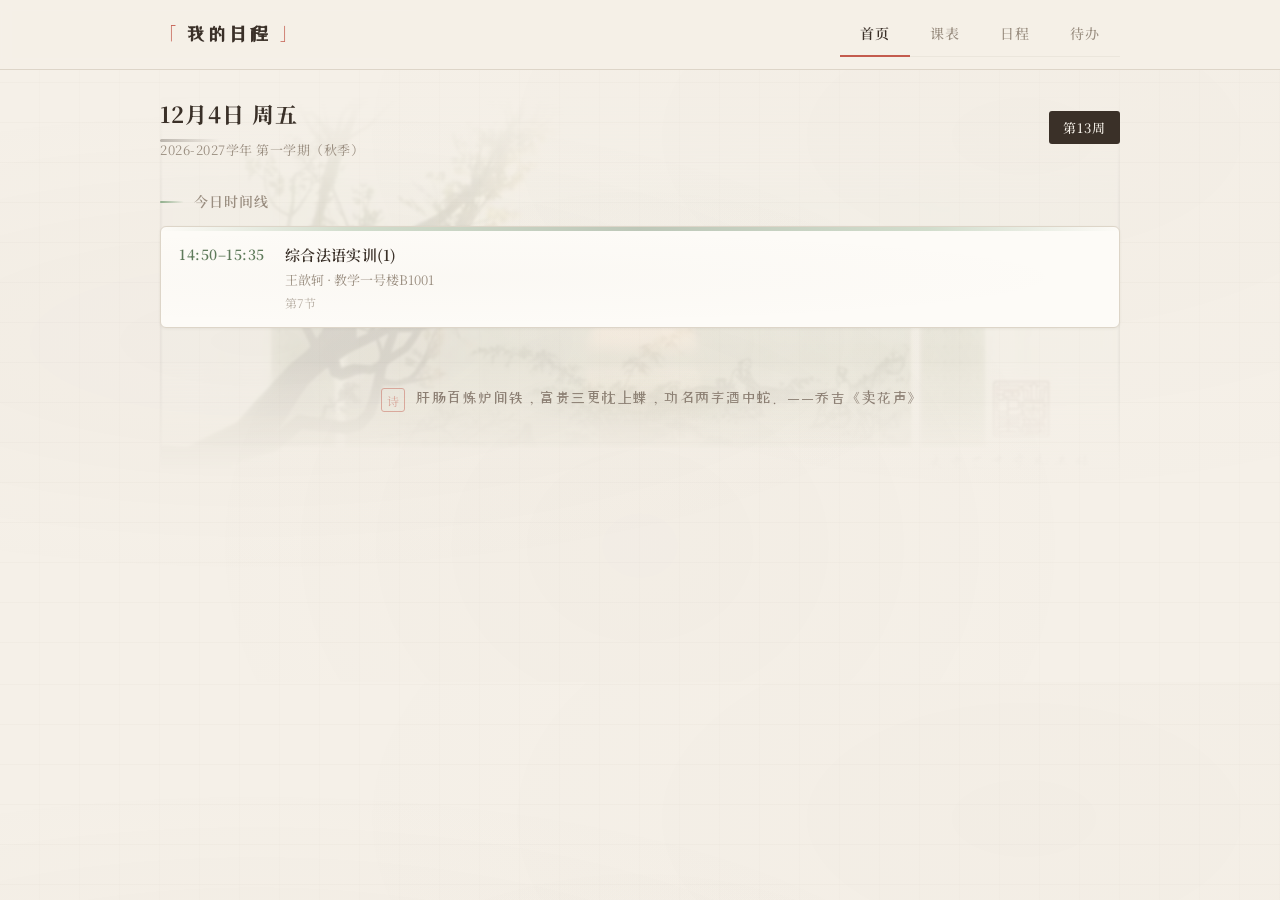
<file: index.html>
<!doctype html>
<html lang="zh-CN">
<head>
  <meta charset="utf-8">
  <meta name="viewport" content="width=device-width, initial-scale=1, viewport-fit=cover">
  <title>我的日程</title>
  <link rel="stylesheet" href="styles.css">
</head>
<body>
  <header class="topbar">
    <div class="topbar-inner">
      <h1 class="logo">我的日程</h1>
      <nav class="tabs" id="tabs">
        <button class="tab active" data-tab="home">首页</button>
        <button class="tab" data-tab="timetable">课表</button>
        <button class="tab" data-tab="todos">日程</button>
        <button class="tab" data-tab="checklist">待办</button>
      </nav>
    </div>
  </header>

  <main class="container">
    <section id="view-home" class="view active"></section>
    <section id="view-timetable" class="view"></section>
    <section id="view-todos" class="view"></section>
    <section id="view-checklist" class="view"></section>
  </main>

  <div id="modal" class="modal hidden" role="dialog" aria-modal="true">
    <div class="modal-mask" data-action="close-modal"></div>
    <div class="modal-card">
      <h2 id="modal-title">添加日程</h2>
      <form id="todo-form">
        <label>标题 <span class="req">*</span>
          <input name="title" maxlength="50" required placeholder="例如：法语小组讨论">
        </label>
        <label>日期 <span class="req">*</span>
          <input name="date" type="date" required>
        </label>
        <div class="row">
          <label>开始时间
            <input name="start" type="time">
          </label>
          <label>结束时间
            <input name="end" type="time">
          </label>
        </div>
        <label>地点
          <input name="location" maxlength="40" placeholder="可选">
        </label>
        <label>备注
          <textarea name="notes" rows="2" maxlength="200" placeholder="可选"></textarea>
        </label>
        <p id="form-error" class="form-error hidden"></p>
        <div class="modal-actions">
          <button type="button" class="btn ghost" data-action="close-modal">取消</button>
          <button type="submit" class="btn primary">保存</button>
        </div>
      </form>
    </div>
  </div>

  <div id="checklist-modal" class="modal hidden" role="dialog" aria-modal="true">
    <div class="modal-mask" data-action="close-checklist-modal"></div>
    <div class="modal-card">
      <h2 id="checklist-modal-title">添加待办</h2>
      <form id="checklist-form">
        <label>标题 <span class="req">*</span>
          <input name="title" maxlength="80" required placeholder="例如：买牛奶">
        </label>
        <p id="checklist-form-error" class="form-error hidden"></p>
        <div class="modal-actions">
          <button type="button" class="btn ghost" data-action="close-checklist-modal">取消</button>
          <button type="submit" class="btn primary">保存</button>
        </div>
      </form>
    </div>
  </div>

  <script src="js/data.js"></script>
  <script src="js/poems.js"></script>
  <script src="js/app.js"></script>
</body>
</html>
</file>
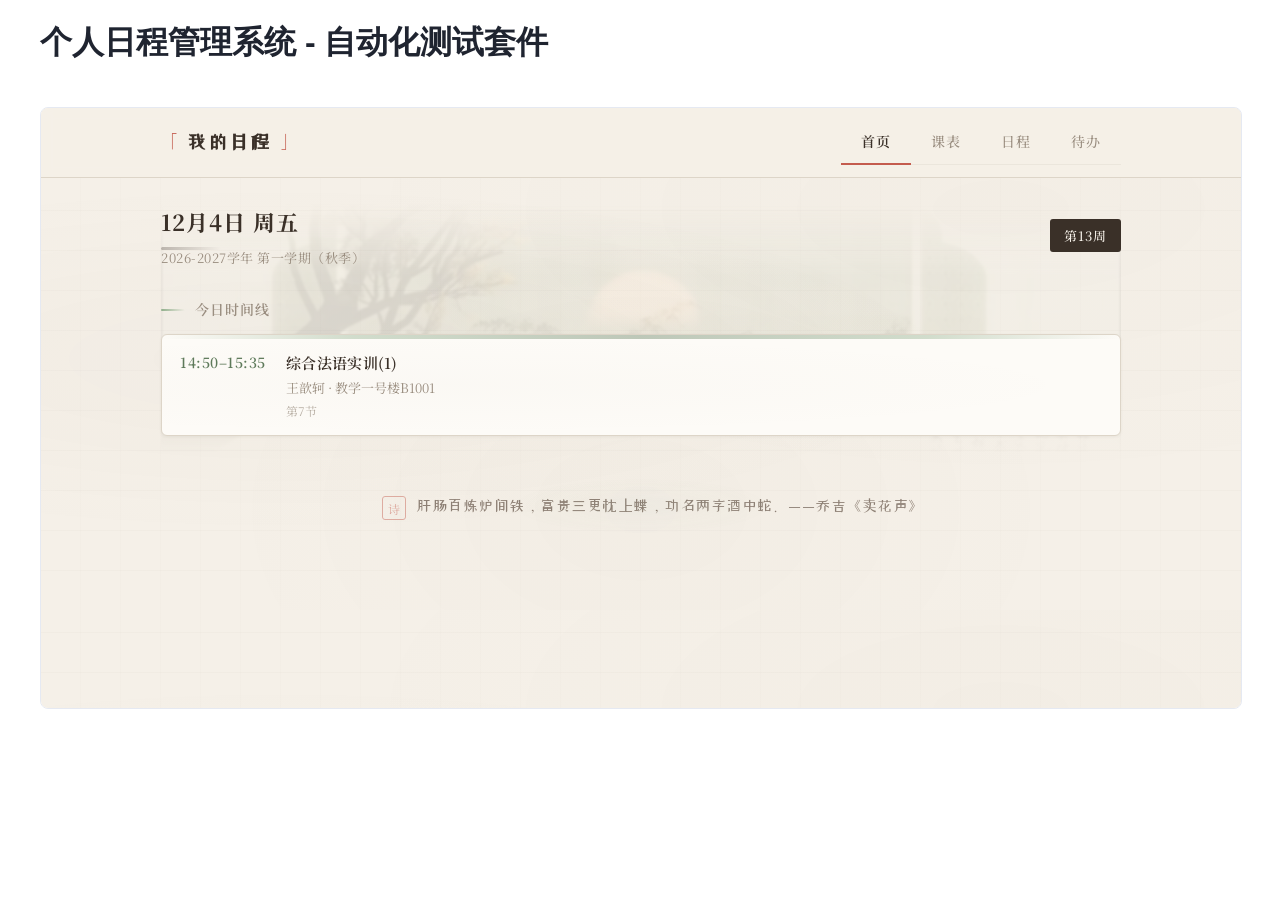
<file: tests/test.html>
<!DOCTYPE html>
<html lang="zh-CN">
<head>
  <meta charset="utf-8">
  <title>测试套件 - 个人日程管理系统</title>
  <style>
    body { font-family: -apple-system, sans-serif; max-width: 1200px; margin: 20px auto; padding: 0 20px; }
    h1 { color: #1f2430; }
    .test-section { margin: 20px 0; padding: 16px; border: 1px solid #e5e9f2; border-radius: 8px; }
    .test-section h2 { margin: 0 0 12px; font-size: 16px; color: #5b6472; }
    .test-result { padding: 8px 12px; margin: 6px 0; border-radius: 6px; font-size: 14px; }
    .pass { background: #dcfce7; color: #16a34a; }
    .fail { background: #fee2e2; color: #dc2626; }
    .summary { font-size: 18px; font-weight: 700; padding: 16px; border-radius: 8px; margin: 20px 0; }
    .summary.all-pass { background: #dcfce7; color: #16a34a; }
    .summary.has-fail { background: #fee2e2; color: #dc2626; }
    iframe { width: 100%; height: 600px; border: 1px solid #e5e9f2; border-radius: 8px; margin-top: 20px; }
  </style>
</head>
<body>
  <h1>个人日程管理系统 - 自动化测试套件</h1>
  <div id="results"></div>
  <div id="summary"></div>
  <iframe id="app-frame" src="../index.html"></iframe>

  <script>
    let hasRun = false;
    const results = [];
    const resultsDiv = document.getElementById('results');
    const summaryDiv = document.getElementById('summary');
    const appFrame = document.getElementById('app-frame');

    function log(testName, passed, details = '') {
      results.push({ testName, passed, details });
      const div = document.createElement('div');
      div.className = `test-result ${passed ? 'pass' : 'fail'}`;
      div.textContent = `${passed ? '✓' : '✗'} ${testName}${details ? ': ' + details : ''}`;
      resultsDiv.appendChild(div);
    }

    function safeTest(testName, fn) {
      try {
        fn();
      } catch (e) {
        log(testName, false, `异常: ${e.message}`);
      }
    }

    function addSection(title) {
      const section = document.createElement('div');
      section.className = 'test-section';
      section.innerHTML = `<h2>${title}</h2>`;
      resultsDiv.appendChild(section);
    }

    async function runTests() {
      if (hasRun) return;
      hasRun = true;

      await new Promise(resolve => setTimeout(resolve, 800));

      addSection('单元测试：核心函数');

      safeTest('weekOf: 2026-09-07 = 第1周', () => {
        const app = appFrame.contentWindow;
        if (app.weekOf(app.parseDate('2026-09-07')) !== 1) throw new Error('期望1');
        log('weekOf: 2026-09-07 = 第1周', true);
      });

      safeTest('weekOf: 2026-09-25 = 第3周', () => {
        const app = appFrame.contentWindow;
        if (app.weekOf(app.parseDate('2026-09-25')) !== 3) throw new Error('期望3');
        log('weekOf: 2026-09-25 = 第3周', true);
      });

      safeTest('weekOf: 2026-10-01 = 第4周', () => {
        const app = appFrame.contentWindow;
        if (app.weekOf(app.parseDate('2026-10-01')) !== 4) throw new Error('期望4');
        log('weekOf: 2026-10-01 = 第4周', true);
      });

      safeTest('dowOf: 2026-09-25 = 周五', () => {
        const app = appFrame.contentWindow;
        if (app.dowOf(app.parseDate('2026-09-25')) !== 5) throw new Error('期望5');
        log('dowOf: 2026-09-25 = 周五', true);
      });

      safeTest('holidayOf: 2026-09-25 = 中秋节', () => {
        const app = appFrame.contentWindow;
        if (app.holidayOf('2026-09-25') !== '中秋节') throw new Error('期望中秋节');
        log('holidayOf: 2026-09-25 = 中秋节', true);
      });

      safeTest('coursesOn(3,5): 第3周周五有2门课', () => {
        const app = appFrame.contentWindow;
        const courses = app.coursesOn(3, 5);
        if (courses.length !== 2) throw new Error(`期望2,实际${courses.length}`);
        log('coursesOn(3,5): 第3周周五有2门课', true);
      });

      addSection('验收标准测试（PRD 第9章）');

      // 标准1
      safeTest('标准1: 首页显示9月25日', () => {
        const doc = appFrame.contentDocument;
        const homeView = doc.querySelector('#view-home');
        const dateHeader = homeView.querySelector('.page-head h2').textContent;
        if (!dateHeader.includes('9月25日')) throw new Error('未包含9月25日');
        log('标准1: 首页显示9月25日', true);
      });

      safeTest('标准1: 显示第3周', () => {
        const doc = appFrame.contentDocument;
        const homeView = doc.querySelector('#view-home');
        const weekBadge = homeView.querySelector('.chip.week').textContent;
        if (weekBadge !== '第3周') throw new Error(`期望第3周,实际${weekBadge}`);
        log('标准1: 显示第3周', true);
      });

      safeTest('标准1: 存在橙色停课横幅', () => {
        const doc = appFrame.contentDocument;
        const homeView = doc.querySelector('#view-home');
        const banner = homeView.querySelector('.banner.holiday');
        if (!banner) throw new Error('无横幅');
        if (!banner.textContent.includes('中秋节')) throw new Error('横幅不含中秋节');
        log('标准1: 存在橙色停课横幅', true);
      });

      safeTest('标准1: 时间线无课程条目', () => {
        const doc = appFrame.contentDocument;
        const homeView = doc.querySelector('#view-home');
        const timelineItems = homeView.querySelectorAll('.timeline .tl-item');
        if (timelineItems.length !== 0) throw new Error(`期望0,实际${timelineItems.length}`);
        log('标准1: 时间线无课程条目', true);
      });

      // 标准5
      safeTest('标准5: 切换到课表', () => {
        const app = appFrame.contentWindow;
        app.switchTab('timetable');
        log('标准5: 切换到课表', true);
      });

      safeTest('标准5: 课表默认第3周', () => {
        const doc = appFrame.contentDocument;
        const ttView = doc.querySelector('#view-timetable');
        const weekLabel = ttView.querySelector('.week-label').textContent;
        if (!weekLabel.includes('第3周')) throw new Error(`期望第3周,实际${weekLabel}`);
        log('标准5: 课表默认第3周', true);
      });

      safeTest('标准5: 第3周周五有2张课程卡片', () => {
        const doc = appFrame.contentDocument;
        const ttView = doc.querySelector('#view-timetable');
        const courseCards = ttView.querySelectorAll('.course-card');
        const friCards = Array.from(courseCards).filter(c => c.style.gridColumn === '6');
        if (friCards.length !== 2) throw new Error(`期望2,实际${friCards.length}`);
        log('标准5: 第3周周五有2张课程卡片', true);
      });

      safeTest('标准5: 周五包含习思想', () => {
        const doc = appFrame.contentDocument;
        const ttView = doc.querySelector('#view-timetable');
        const courseCards = ttView.querySelectorAll('.course-card');
        const friCards = Array.from(courseCards).filter(c => c.style.gridColumn === '6');
        const hasXi = friCards.some(c => c.querySelector('.c-name').textContent.includes('习近平'));
        if (!hasXi) throw new Error('无习思想');
        log('标准5: 周五包含习思想', true);
      });

      safeTest('标准5: 第3周周二包含大学计算机基础', () => {
        const doc = appFrame.contentDocument;
        const ttView = doc.querySelector('#view-timetable');
        const courseCards = ttView.querySelectorAll('.course-card');
        const tueCards = Array.from(courseCards).filter(c => c.style.gridColumn === '3');
        const hasComputer = tueCards.some(c => c.querySelector('.c-name').textContent.includes('大学计算机基础'));
        if (!hasComputer) throw new Error('无计算机基础');
        log('标准5: 第3周周二包含大学计算机基础', true);
      });

      // 标准6
      safeTest('标准6: 切换到第4周', () => {
        const app = appFrame.contentWindow;
        app.state.ttWeek = 4;
        app.renderTimetable();
        log('标准6: 切换到第4周', true);
      });

      safeTest('标准6: 第4周周五有1张课程卡片', () => {
        const doc = appFrame.contentDocument;
        const ttView = doc.querySelector('#view-timetable');
        const courseCards = ttView.querySelectorAll('.course-card');
        const friCards = Array.from(courseCards).filter(c => c.style.gridColumn === '6');
        if (friCards.length !== 1) throw new Error(`期望1,实际${friCards.length}`);
        log('标准6: 第4周周五有1张课程卡片', true);
      });

      safeTest('标准6: 第4周周三无心理健康', () => {
        const doc = appFrame.contentDocument;
        const ttView = doc.querySelector('#view-timetable');
        const courseCards = ttView.querySelectorAll('.course-card');
        const wedCards = Array.from(courseCards).filter(c => c.style.gridColumn === '4');
        const hasMental = wedCards.some(c => c.querySelector('.c-name').textContent.includes('心理健康'));
        if (hasMental) throw new Error('仍有心理健康');
        log('标准6: 第4周周三无心理健康', true);
      });

      safeTest('标准6: 切换到第10周', () => {
        const app = appFrame.contentWindow;
        app.state.ttWeek = 10;
        app.renderTimetable();
        log('标准6: 切换到第10周', true);
      });

      safeTest('标准6: 第10周周一无法国歌剧史', () => {
        const doc = appFrame.contentDocument;
        const ttView = doc.querySelector('#view-timetable');
        const courseCards = ttView.querySelectorAll('.course-card');
        const monCards = Array.from(courseCards).filter(c => c.style.gridColumn === '2');
        const hasOpera = monCards.some(c => c.querySelector('.c-name').textContent.includes('法国歌剧史'));
        if (hasOpera) throw new Error('仍有法国歌剧史');
        log('标准6: 第10周周一无法国歌剧史', true);
      });

      safeTest('标准6: 第10周周二无计算机基础', () => {
        const doc = appFrame.contentDocument;
        const ttView = doc.querySelector('#view-timetable');
        const courseCards = ttView.querySelectorAll('.course-card');
        const tueCards = Array.from(courseCards).filter(c => c.style.gridColumn === '3');
        const hasComputer = tueCards.some(c => c.querySelector('.c-name').textContent.includes('大学计算机基础'));
        if (hasComputer) throw new Error('仍有计算机基础');
        log('标准6: 第10周周二无计算机基础', true);
      });

      // 标准8
      safeTest('标准8: 切换到第3周并检查网格', () => {
        const app = appFrame.contentWindow;
        app.state.ttWeek = 3;
        app.renderTimetable();
        const doc = appFrame.contentDocument;
        const ttView = doc.querySelector('#view-timetable');
        const grid = ttView.querySelector('.tt-grid');
        if (!grid) throw new Error('无网格');
        log('标准8: 存在桌面网格', true);
      });

      safeTest('标准8: 网格有6列', () => {
        const doc = appFrame.contentDocument;
        const ttView = doc.querySelector('#view-timetable');
        const grid = ttView.querySelector('.tt-grid');
        // Check CSS rule
        const sheets = doc.styleSheets;
        let gridRule = null;
        for (const sheet of sheets) {
          try {
            for (const rule of sheet.cssRules) {
              if (rule.selectorText === '.tt-grid') {
                gridRule = rule;
                break;
              }
            }
          } catch (e) {}
        }
        if (gridRule) {
          const cols = gridRule.style.gridTemplateColumns;
          // Parse: "56px repeat(5, 1fr)" means 1 + 5 = 6 columns
          const hasRepeat = cols.match(/repeat\((\d+)/);
          let colCount = 0;
          if (hasRepeat) {
            const repeatCount = parseInt(hasRepeat[1]);
            const beforeRepeat = cols.split('repeat')[0].trim();
            const beforeCount = beforeRepeat ? beforeRepeat.split(/\s+/).filter(s => s && !s.startsWith('repeat')).length : 0;
            colCount = beforeCount + repeatCount;
          } else {
            colCount = cols.split(/\s+/).filter(s => s && !s.startsWith('repeat')).length;
          }
          if (colCount !== 6) throw new Error(`期望6列,实际${colCount} (CSS: ${cols})`);
          log('标准8: 网格有6列', true);
        } else {
          throw new Error('未找到.tt-grid CSS规则');
        }
      });

      // 标准10
      safeTest('标准10: 切换到首页检查主题色', () => {
        const app = appFrame.contentWindow;
        app.switchTab('home');
        log('标准10: 切换到首页', true);
      });

      safeTest('标准10: 选中页签文字为主题色', () => {
        const app = appFrame.contentWindow;
        const doc = appFrame.contentDocument;
        const activeTab = doc.querySelector('.tab.active');
        const tabColor = app.getComputedStyle(activeTab).color;
        const isPrimary = tabColor.includes('143, 174, 139') || tabColor.includes('94, 122, 90') || tabColor.includes('58, 48, 40');
        if (!isPrimary) throw new Error(`颜色不是主题色: ${tabColor}`);
        log('标准10: 选中页签文字为主题色', true);
      });

      safeTest('标准10: 课程卡片边框为主题色', () => {
        const app = appFrame.contentWindow;
        app.switchTab('timetable');
        const doc = appFrame.contentDocument;
        const courseCard = doc.querySelector('.course-card');
        if (!courseCard) throw new Error('无课程卡片');
        const borderColor = app.getComputedStyle(courseCard).borderColor;
        const isPrimary = borderColor.includes('143, 174, 139') || borderColor.includes('94, 122, 90') || borderColor.includes('255, 183, 197');
        if (!isPrimary) throw new Error(`颜色不是主题色: ${borderColor}`);
        log('标准10: 课程卡片边框为主题色', true);
      });

      // 标准11：清空数据后重进
      safeTest('标准11: 清空localStorage并重载', () => {
        const app = appFrame.contentWindow;
        app.localStorage.clear();
        app.location.reload();
        log('标准11: 清空localStorage并重载', true);
      });

      // 等待重载完成
      await new Promise(resolve => {
        const handler = () => {
          appFrame.removeEventListener('load', handler);
          setTimeout(resolve, 1000);
        };
        appFrame.addEventListener('load', handler);
      });

      safeTest('标准11: 日程为空态文案', () => {
        const app = appFrame.contentWindow;
        const doc = appFrame.contentDocument;
        app.switchTab('todos');
        const todosView = doc.querySelector('#view-todos');
        const emptyMsg = todosView.querySelector('.empty');
        if (!emptyMsg) throw new Error('无空态');
        if (!emptyMsg.textContent.includes('还没有日程')) throw new Error('空态文案不正确');
        log('标准11: 日程为空态文案', true);
      });

      safeTest('标准11: 课表仍有课程', () => {
        const app = appFrame.contentWindow;
        const doc = appFrame.contentDocument;
        app.switchTab('timetable');
        const reloadedCourses = doc.querySelectorAll('.course-card');
        if (reloadedCourses.length === 0) throw new Error('课表无课程');
        log('标准11: 课表仍有课程', true);
      });

      // 待办打勾模块测试
      addSection('待办打勾模块测试');

      safeTest('待办: 切换到待办页签', () => {
        const app = appFrame.contentWindow;
        app.switchTab('checklist');
        log('待办: 切换到待办页签', true);
      });

      safeTest('待办: 空态显示正确文案', () => {
        const doc = appFrame.contentDocument;
        const view = doc.querySelector('#view-checklist');
        const emptyMsg = view.querySelector('.empty');
        if (!emptyMsg) throw new Error('无空态');
        if (!emptyMsg.textContent.includes('还没有待办')) throw new Error('空态文案不正确');
        log('待办: 空态显示正确文案', true);
      });

      safeTest('待办: 存在添加按钮', () => {
        const doc = appFrame.contentDocument;
        const view = doc.querySelector('#view-checklist');
        const addBtn = view.querySelector('[data-action="add-checklist"]');
        if (!addBtn) throw new Error('无添加按钮');
        log('待办: 存在添加按钮', true);
      });

      safeTest('待办: 添加待办项', () => {
        const app = appFrame.contentWindow;
        app.state.checklist.push({ id: app.uid(), done: false, title: '测试待办' });
        app.saveChecklist();
        app.renderChecklist();
        const doc = appFrame.contentDocument;
        const items = doc.querySelectorAll('#view-checklist .todo-item');
        if (items.length !== 1) throw new Error(`期望1,实际${items.length}`);
        log('待办: 添加待办项', true);
      });

      safeTest('待办: 待办标题正确显示', () => {
        const doc = appFrame.contentDocument;
        const title = doc.querySelector('#view-checklist .todo-title');
        if (!title || title.textContent !== '测试待办') throw new Error('标题不正确');
        log('待办: 待办标题正确显示', true);
      });

      safeTest('待办: 勾选完成', () => {
        const app = appFrame.contentWindow;
        const item = app.state.checklist[0];
        item.done = true;
        app.saveChecklist();
        app.renderChecklist();
        const doc = appFrame.contentDocument;
        const cb = doc.querySelector('#view-checklist input[type="checkbox"]');
        if (!cb || !cb.checked) throw new Error('未勾选');
        const listItem = doc.querySelector('#view-checklist .todo-item');
        if (!listItem.classList.contains('done')) throw new Error('无done样式');
        log('待办: 勾选完成', true);
      });

      safeTest('待办: 删除待办项', () => {
        const app = appFrame.contentWindow;
        app.state.checklist = [];
        app.saveChecklist();
        app.renderChecklist();
        const doc = appFrame.contentDocument;
        const items = doc.querySelectorAll('#view-checklist .todo-item');
        if (items.length !== 0) throw new Error(`期望0,实际${items.length}`);
        const emptyMsg = doc.querySelector('#view-checklist .empty');
        if (!emptyMsg) throw new Error('删除后无空态');
        log('待办: 删除待办项', true);
      });

      safeTest('待办: 待办项无时间/地点字段', () => {
        const app = appFrame.contentWindow;
        app.state.checklist.push({ id: app.uid(), done: false, title: '无时间待办' });
        app.saveChecklist();
        app.renderChecklist();
        const doc = appFrame.contentDocument;
        const meta = doc.querySelector('#view-checklist .todo-meta');
        if (meta) throw new Error('不应有时间/地点字段');
        app.state.checklist = [];
        app.saveChecklist();
        app.renderChecklist();
        log('待办: 待办项无时间/地点字段', true);
      });

      // 汇总
      const passed = results.filter(r => r.passed).length;
      const total = results.length;
      summaryDiv.className = `summary ${passed === total ? 'all-pass' : 'has-fail'}`;
      summaryDiv.textContent = `测试完成：${passed}/${total} 通过${passed < total ? ` (${total - passed} 失败)` : ''}`;
    }

    appFrame.addEventListener('load', () => {
      setTimeout(runTests, 500);
    });
  </script>
</body>
</html>
</file>
<file: styles.css>
@import url('https://fonts.googleapis.com/css2?family=Noto+Serif+SC:wght@400;500;600;700&family=ZCOOL+XiaoWei&display=swap');

:root {
  --primary: #8FAE8B;
  --primary-deep: #5E7A5A;
  --primary-soft: #E8F0E6;
  --ink: #3A3028;
  --ink-light: #6B5B4F;
  --vermillion: #C45C4E;
  --vermillion-soft: #F5E6E3;
  --paper: #F5F0E8;
  --paper-warm: #FAF7F2;
  --card: #FDFBF7;
  --text: #3A3028;
  --dim: #9A8E80;
  --line: #DDD5C8;
  --line-light: #EBE6DC;
  --amber: #C49A5C;
  --amber-soft: #F5EDD8;
  --radius: 6px;
  --radius-sm: 4px;
  --shadow: 0 1px 3px rgba(58,48,40,0.06);
  --shadow-sm: 0 1px 2px rgba(58,48,40,0.04);
  --ease: cubic-bezier(0.25, 0.1, 0.25, 1);
}

* { box-sizing: border-box; }
html, body { margin: 0; }
body {
  background-color: var(--paper);
  background-image:
    repeating-linear-gradient(
      0deg,
      transparent,
      transparent 39px,
      rgba(58,48,40,0.018) 39px,
      rgba(58,48,40,0.018) 40px
    ),
    repeating-linear-gradient(
      90deg,
      transparent,
      transparent 39px,
      rgba(58,48,40,0.012) 39px,
      rgba(58,48,40,0.012) 40px
    ),
    radial-gradient(ellipse at 20% 50%, rgba(139,119,90,0.03) 0%, transparent 50%),
    radial-gradient(ellipse at 80% 20%, rgba(139,119,90,0.02) 0%, transparent 50%),
    radial-gradient(ellipse at 50% 80%, rgba(139,119,90,0.025) 0%, transparent 50%);
  color: var(--text);
  font-family: 'Noto Serif SC', 'ZCOOL XiaoWei', 'PingFang SC', 'Microsoft YaHei', serif;
  font-size: 15px;
  line-height: 1.8;
  -webkit-font-smoothing: antialiased;
}
button { font: inherit; cursor: pointer; }
h1, h2, h3 { margin: 0; font-weight: 600; }
ul { margin: 0; padding: 0; list-style: none; }

/* ===== 顶栏 ===== */
.topbar {
  position: sticky; top: 0; z-index: 20;
  background: rgba(245, 240, 232, 0.96);
  border-bottom: 1px solid var(--line);
  backdrop-filter: blur(6px);
}
.topbar-inner {
  max-width: 1000px; margin: 0 auto; padding: 12px 20px;
  display: flex; align-items: center; justify-content: space-between; gap: 16px;
}
.logo {
  font-size: 19px; font-weight: 700; color: var(--ink);
  letter-spacing: 2px;
  font-family: 'ZCOOL XiaoWei', 'Noto Serif SC', serif;
}
.logo::before { content: '「 '; color: var(--vermillion); font-weight: 400; }
.logo::after { content: ' 」'; color: var(--vermillion); font-weight: 400; }
.tabs {
  display: flex; gap: 0; border-bottom: 1px solid var(--line-light);
  position: relative;
}
.tab {
  border: 0; background: transparent; color: var(--dim);
  padding: 8px 20px; border-radius: 0;
  font-weight: 500; font-size: 14px; letter-spacing: 1px;
  transition: color 250ms var(--ease);
  min-height: 44px; min-width: 44px;
  position: relative;
}
.tab::after {
  content: '';
  position: absolute; bottom: -1px; left: 50%; width: 0; height: 2px;
  background: var(--vermillion);
  transition: width 250ms var(--ease), left 250ms var(--ease);
}
.tab:hover { color: var(--ink); }
.tab.active { color: var(--ink); font-weight: 600; }
.tab.active::after { width: 100%; left: 0; }

.container { max-width: 1000px; margin: 0 auto; padding: 24px 20px 48px; }
.view { display: none; }
.view.active { display: block; }

/* 首页水墨背景 */
#view-home {
  position: relative;
  min-height: 60vh;
}
#view-home::before {
  content: '';
  position: absolute;
  top: 0;
  left: 0;
  right: 0;
  bottom: 0;
  background-image: url('../images/ink-bg.jpg');
  background-size: cover;
  background-position: center 75%;
  background-repeat: no-repeat;
  opacity: 0.12;
  pointer-events: none;
  z-index: 0;
  -webkit-mask-image: linear-gradient(to bottom, transparent 0%, black 20%, black 50%, transparent 70%);
  mask-image: linear-gradient(to bottom, transparent 0%, black 20%, black 50%, transparent 70%);
  filter: blur(1px);
}
#view-home > * {
  position: relative;
  z-index: 1;
}

/* 水墨笔触装饰 */
.ink-stroke {
  position: relative;
}
.ink-stroke::after {
  content: '';
  position: absolute;
  bottom: -8px;
  left: 0;
  width: 60px;
  height: 3px;
  background: linear-gradient(90deg, var(--ink) 0%, transparent 100%);
  opacity: 0.3;
  border-radius: 2px;
}

.page-head {
  display: flex; align-items: center; justify-content: space-between;
  gap: 12px; margin-bottom: 24px; flex-wrap: wrap;
}
.page-head h2 {
  font-size: 22px; font-weight: 700; color: var(--ink);
  letter-spacing: 1px;
}
.sub { color: var(--dim); font-size: 13px; margin-top: 4px; letter-spacing: 0.5px; }
.sec-title {
  font-size: 14px; color: var(--dim); font-weight: 600;
  margin: 28px 0 12px; display: flex; align-items: center; gap: 10px;
  letter-spacing: 1px;
}
.sec-title::before {
  content: '';
  display: inline-block; width: 24px; height: 2px;
  background: linear-gradient(90deg, var(--primary) 0%, transparent 100%);
  border-radius: 1px;
}

/* ===== 通用组件 ===== */
.btn {
  border: 1px solid var(--line); background: var(--card); color: var(--text);
  border-radius: var(--radius); padding: 8px 18px; font-weight: 500;
  font-size: 14px; letter-spacing: 0.5px;
  transition: all 200ms var(--ease);
  min-height: 44px; min-width: 44px;
}
.btn:hover { border-color: var(--primary); color: var(--primary-deep); }
.btn:active { background: var(--paper); }
.btn.primary {
  background: var(--primary); border-color: var(--primary-deep);
  color: #fff;
}
.btn.primary:hover { background: var(--primary-deep); }
.btn.primary:active { background: #4E6A4A; }
.btn.ghost { background: transparent; color: var(--dim); border-color: transparent; }
.btn.ghost:hover { color: var(--ink); border-color: var(--line); }
.btn.icon {
  padding: 6px 10px; border-radius: var(--radius-sm);
  line-height: 1.2; font-size: 16px;
  min-height: 44px; min-width: 44px;
}
.btn.danger { color: var(--vermillion); }
.btn.danger:hover { background: var(--vermillion-soft); }

.chip {
  display: inline-block; font-size: 12px; font-weight: 500;
  padding: 2px 10px; border-radius: 3px;
  background: var(--primary-soft); color: var(--primary-deep);
  margin-left: 8px; vertical-align: 1px; letter-spacing: 0.5px;
}
.chip.week {
  margin: 0; font-size: 13px; padding: 5px 14px;
  background: var(--ink); color: var(--paper); letter-spacing: 1px;
}
.chip.now { background: var(--primary-soft); color: var(--primary-deep); }
.chip.next { background: var(--amber-soft); color: var(--amber); }
.chip.overdue { background: var(--vermillion-soft); color: var(--vermillion); }

.banner {
  background: var(--card);
  background-image: radial-gradient(ellipse at 50% 50%, rgba(139,119,90,0.015) 0%, transparent 70%);
  border: 1px solid var(--line);
  border-radius: var(--radius); padding: 12px 18px;
  color: var(--dim); margin-bottom: 8px;
  box-shadow: var(--shadow-sm);
}
.banner.holiday {
  background: var(--vermillion-soft); border-color: #D4A8A0; color: var(--vermillion);
}
.empty {
  background: var(--card);
  background-image: radial-gradient(ellipse at 50% 50%, rgba(139,119,90,0.02) 0%, transparent 70%);
  border: 1px dashed var(--line);
  border-radius: var(--radius); padding: 40px 16px;
  text-align: center; color: var(--dim);
  font-size: 14px; letter-spacing: 0.5px;
}
.empty::before {
  content: '○';
  display: block; font-size: 24px; margin-bottom: 12px;
  color: var(--line); font-weight: 300;
}

/* ===== 首页时间线 ===== */
.timeline {
  background: var(--card);
  background-image: radial-gradient(ellipse at 30% 50%, rgba(139,119,90,0.02) 0%, transparent 70%);
  border: 1px solid var(--line);
  border-radius: var(--radius); overflow: hidden;
  box-shadow: var(--shadow);
  position: relative;
}
.timeline::before {
  content: '';
  position: absolute;
  top: 0;
  left: 0;
  right: 0;
  height: 4px;
  background: linear-gradient(90deg, 
    transparent 0%, 
    var(--primary) 20%, 
    var(--primary-deep) 50%, 
    var(--primary) 80%, 
    transparent 100%);
  opacity: 0.4;
}
.tl-item {
  display: flex; gap: 14px; padding: 14px 18px;
  border-top: 1px solid var(--line-light);
  transition: background 200ms var(--ease);
}
.tl-item:first-child { border-top: 0; }
.tl-item:hover { background: var(--paper-warm); }
.tl-time {
  width: 92px; flex: none; font-variant-numeric: tabular-nums;
  font-weight: 600; color: var(--primary-deep); font-size: 14px;
  padding-top: 1px; letter-spacing: 0.5px;
}
.tl-title { font-weight: 600; letter-spacing: 0.3px; }
.tl-meta { font-size: 13px; color: var(--dim); }
.tl-meta.dim { font-size: 12px; color: var(--dim); opacity: 0.7; }
.tl-item.done .tl-title { text-decoration: line-through; color: var(--dim); }
.tl-item.todo { background: var(--paper-warm); }

/* ===== 课表 ===== */
.week-nav { display: flex; align-items: center; gap: 10px; }
.week-label {
  text-align: center; font-weight: 700; font-size: 18px;
  min-width: 140px; color: var(--ink); letter-spacing: 1px;
}
.week-label .sub { display: block; font-weight: 400; font-size: 12px; color: var(--dim); letter-spacing: 0.5px; }

.tt-desktop { display: block; }
.tt-mobile { display: none; }
.tt-grid {
  display: grid; grid-template-columns: 56px repeat(5, 1fr);
  grid-auto-rows: 52px; gap: 4px; background: var(--card);
  border: 1px solid var(--line); border-radius: var(--radius);
  padding: 12px; box-shadow: var(--shadow);
}
.tt-corner { grid-column: 1; grid-row: 1; }
.tt-dayhead {
  grid-row: 1; display: flex; align-items: center; justify-content: center;
  font-weight: 600; color: var(--dim); border-radius: var(--radius-sm);
  font-size: 14px; letter-spacing: 1px;
}
.tt-dayhead.today { color: var(--vermillion); background: var(--vermillion-soft); }
.tt-period {
  grid-column: 1; display: flex; flex-direction: column;
  align-items: center; justify-content: center;
  color: var(--dim); font-size: 12px;
}
.tt-period b { font-size: 13px; color: var(--text); }
.course-card {
  background: var(--primary-soft);
  border-left: 3px solid var(--primary);
  border-radius: var(--radius); padding: 7px 9px; overflow: hidden; min-height: 0;
  transition: opacity 200ms var(--ease);
  position: relative;
}
.course-card::after {
  content: '';
  position: absolute;
  top: 0;
  right: 0;
  width: 20px;
  height: 20px;
  background: radial-gradient(circle at top right, var(--primary) 0%, transparent 70%);
  opacity: 0.15;
}
.course-card:hover { opacity: 0.85; }
.c-name { font-weight: 600; font-size: 13px; line-height: 1.4; color: var(--ink); letter-spacing: 0.3px; }
.c-meta { font-size: 12px; color: var(--dim); }
.c-meta.dim { color: var(--dim); opacity: 0.6; }

.day-tabs { display: flex; gap: 4px; margin-bottom: 16px; }
.day-tab {
  flex: 1; border: 1px solid var(--line); background: var(--card);
  border-radius: var(--radius); padding: 10px 0;
  color: var(--dim); font-weight: 500; font-size: 14px;
  transition: all 200ms var(--ease);
  min-height: 44px; letter-spacing: 1px;
}
.day-tab:hover { border-color: var(--primary); color: var(--primary-deep); }
.day-tab:active { background: var(--paper); }
.day-tab.active {
  background: var(--primary); border-color: var(--primary-deep);
  color: #fff;
}
.day-list { display: flex; flex-direction: column; gap: 10px; }
.day-item {
  display: flex; gap: 12px; background: var(--card);
  border: 1px solid var(--line); border-radius: var(--radius);
  padding: 14px 16px; box-shadow: var(--shadow-sm);
}
.d-time {
  width: 88px; flex: none; font-weight: 600;
  color: var(--primary-deep); font-variant-numeric: tabular-nums;
  letter-spacing: 0.5px;
}
.d-time .dim { display: block; color: var(--dim); font-weight: 400; font-size: 12px; }

/* ===== 日程 / 待办 ===== */
.todo-list {
  background: var(--card);
  background-image: radial-gradient(ellipse at 70% 30%, rgba(139,119,90,0.02) 0%, transparent 70%);
  border: 1px solid var(--line);
  border-radius: var(--radius); overflow: hidden;
  box-shadow: var(--shadow);
}
.todo-item {
  display: flex; align-items: flex-start; gap: 12px;
  padding: 14px 16px; border-top: 1px solid var(--line-light);
  transition: background 200ms var(--ease);
}
.todo-item:first-child { border-top: 0; }
.todo-item:hover { background: var(--paper-warm); }
.todo-item input[type="checkbox"] {
  width: 18px; height: 18px; margin-top: 4px;
  accent-color: var(--primary); flex: none;
  cursor: pointer; border-radius: 3px;
}
.todo-body { flex: 1; min-width: 0; }
.todo-title { font-weight: 600; letter-spacing: 0.3px; }
.todo-item.done .todo-title { text-decoration: line-through; color: var(--dim); }
.todo-meta { font-size: 13px; color: var(--dim); display: flex; gap: 6px; flex-wrap: wrap; }
.todo-notes { font-size: 13px; color: var(--ink-light); margin-top: 4px; white-space: pre-wrap; opacity: 0.8; }
.todo-actions { display: flex; gap: 4px; }

/* ===== 弹窗 ===== */
.modal {
  position: fixed; inset: 0; z-index: 50;
  display: flex; align-items: center; justify-content: center; padding: 16px;
}
.modal.hidden { display: none; }
.modal-mask { position: absolute; inset: 0; background: rgba(58, 48, 40, 0.2); }
.modal-card {
  position: relative; background: var(--card);
  border: 1px solid var(--line); border-radius: var(--radius);
  width: 100%; max-width: 440px; padding: 24px;
  box-shadow: 0 8px 32px rgba(58, 48, 40, 0.1);
  max-height: 90vh; overflow: auto;
  animation: modalFade 300ms var(--ease);
}
@keyframes modalFade {
  from { opacity: 0; transform: translateY(8px); }
  to { opacity: 1; transform: translateY(0); }
}
.modal-card h2 {
  font-size: 18px; font-weight: 700; margin-bottom: 18px;
  color: var(--ink); letter-spacing: 1px;
}
.modal-card h2::before { content: '◇ '; color: var(--primary); font-size: 14px; }
#todo-form label, #checklist-form label {
  display: block; font-size: 13px; font-weight: 500;
  color: var(--ink-light); margin-bottom: 14px; letter-spacing: 0.5px;
}
#todo-form input, #todo-form textarea,
#checklist-form input, #checklist-form textarea {
  display: block; width: 100%; margin-top: 6px;
  padding: 10px 12px; border: 1px solid var(--line);
  border-radius: var(--radius-sm); font: inherit;
  background: var(--paper-warm); color: var(--text);
  transition: border-color 200ms var(--ease), box-shadow 200ms var(--ease);
}
#todo-form input:focus, #todo-form textarea:focus,
#checklist-form input:focus, #checklist-form textarea:focus {
  outline: none; border-color: var(--primary);
  box-shadow: 0 0 0 3px rgba(143,174,139,0.15);
}
#todo-form .row { display: flex; gap: 10px; }
#todo-form .row label { flex: 1; }
.req { color: var(--vermillion); }
.form-error { color: var(--vermillion); font-size: 13px; margin: 0 0 8px; font-weight: 500; }
.form-error.hidden { display: none; }
.modal-actions { display: flex; justify-content: flex-end; gap: 10px; margin-top: 12px; }

/* ===== 每日诗词 ===== */
.daily-poem {
  position: relative;
  margin: 40px 0 8px;
  padding: 16px 24px 16px 48px;
  font-family: 'ZCOOL XiaoWei', 'Noto Serif SC', serif;
  font-size: 15px;
  line-height: 1.8;
  color: var(--ink-light);
  text-align: center;
  letter-spacing: 0.5px;
  opacity: 0.75;
}
.daily-poem::before {
  content: '';
  position: absolute;
  top: 50%; left: 50%;
  transform: translate(-50%, -50%);
  width: 280px; height: 60px;
  background: radial-gradient(ellipse, rgba(143,174,139,0.06) 0%, transparent 70%);
  pointer-events: none;
}
.poem-mark {
  display: inline-block;
  width: 24px; height: 24px;
  line-height: 24px;
  text-align: center;
  font-size: 12px;
  color: var(--vermillion);
  border: 1.5px solid var(--vermillion);
  border-radius: 3px;
  margin-right: 10px;
  vertical-align: middle;
  opacity: 0.6;
  font-family: 'Noto Serif SC', serif;
}

/* ===== 移动端 ===== */
@media (max-width: 720px) {
  .topbar-inner { padding: 8px 14px; }
  .logo { font-size: 16px; letter-spacing: 1px; }
  .tab { padding: 6px 14px; font-size: 13px; }
  .container { padding: 16px 14px 80px; }
  .page-head h2 { font-size: 19px; }
  .tt-desktop { display: none; }
  .tt-mobile { display: block; }
  .tl-time { width: 78px; font-size: 13px; }
  .modal { align-items: flex-end; padding: 0; }
  .modal-card {
    max-width: none; border-radius: var(--radius) var(--radius) 0 0;
    border-bottom: none;
  }
}
</file>
